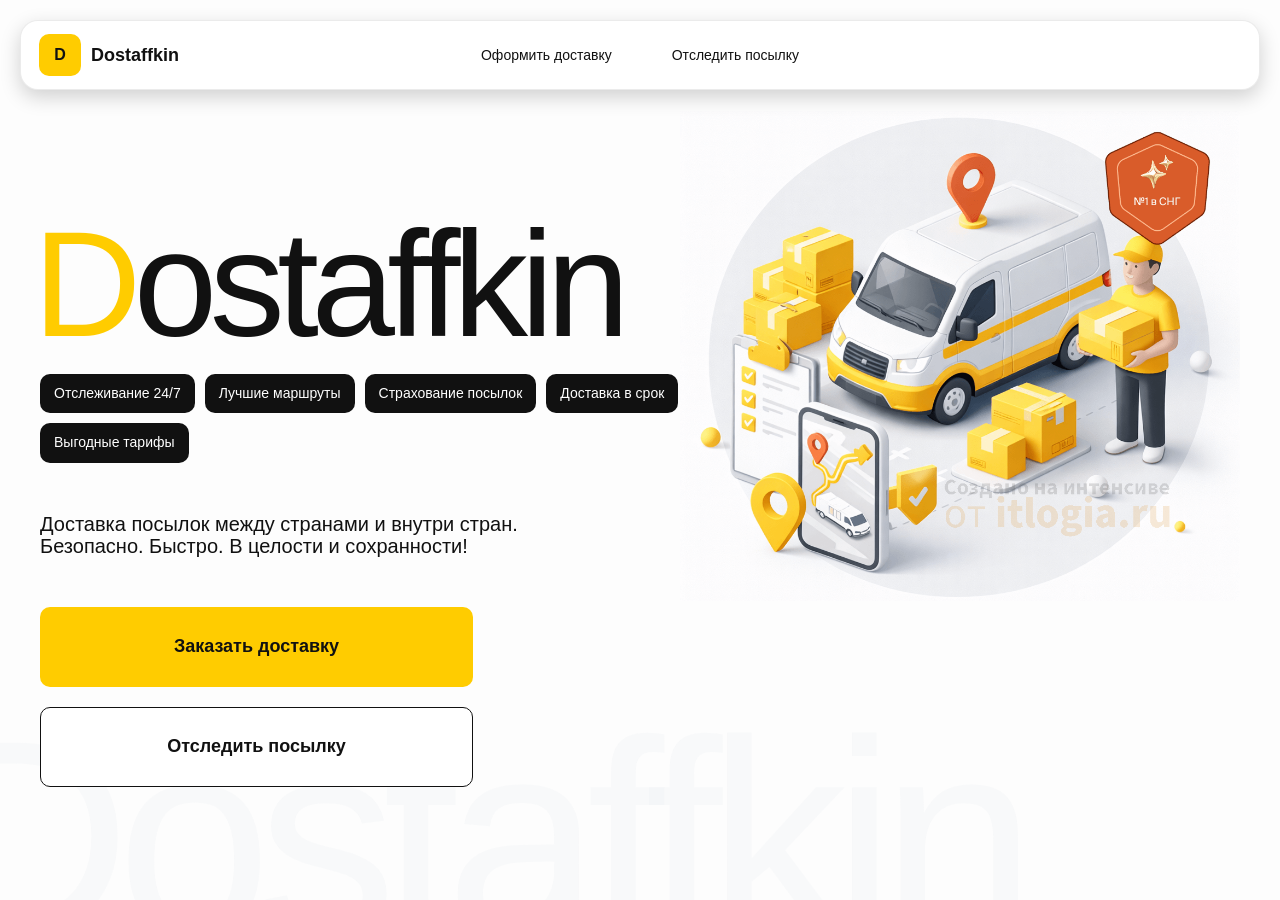
<file: index.html>
<!doctype html>
<html lang="ru">

<head>
    <meta charset="utf-8" />
    <meta name="viewport" content="width=device-width,initial-scale=1,maximum-scale=1,user-scalable=0" />
    <title>Dostaffkin — Доставка посылок между странами и внутри стран. Безопасно. Быстро. В целости и сохранности!
    </title>
    <link href="styles/base.css" rel="stylesheet" />
    <link href="styles/base_adaptive.css" rel="stylesheet" />
    <link href="styles/index.css" rel="stylesheet" />
    <link href="styles/index_adaptive.css" rel="stylesheet" />
</head>

<body>

    <div class="container">
        <header class="header">
            <a class="header-brand" href="#">
                <div class="header-logo">D</div>
                <div class="header-title">Dostaffkin</div>
            </a>
            <nav class="header-menu">
                <a class="header-link" href="./order.html">Оформить <span>доставку</span></a>
                <a class="header-link" href="./track.html">Отследить <span>посылку</span></a>
            </nav>
        </header>
        <main class="main">
            <section class="main-info">
                <div class="main-title">
                    <span>D</span>ostaffkin
                </div>
                <div class="main-features">
                    <div class="main-feature">Отслеживание 24/7</div>
                    <div class="main-feature">Лучшие маршруты</div>
                    <div class="main-feature">Страхование посылок</div>
                    <div class="main-feature">Доставка в срок</div>
                    <div class="main-feature">Выгодные тарифы</div>
                </div>
                <div class="main-description">
                    Доставка посылок между странами и внутри стран.
                    Безопасно. Быстро. В целости и сохранности!
                </div>
                <div class="main-actions">
                    <a class="button" type="button" href="./order.html">Заказать доставку</a>
                    <a class="button button-white" type="button" href="./track.html">Отследить посылку</a>
                </div>
            </section>
            <div class="main-title-ghost">Dostaffkin</div>
            <section class="main-image">
                <img src="images/main-image.png" alt="Main image" />
            </section>
        </main>

    </div>
</body>

</html>
</file>
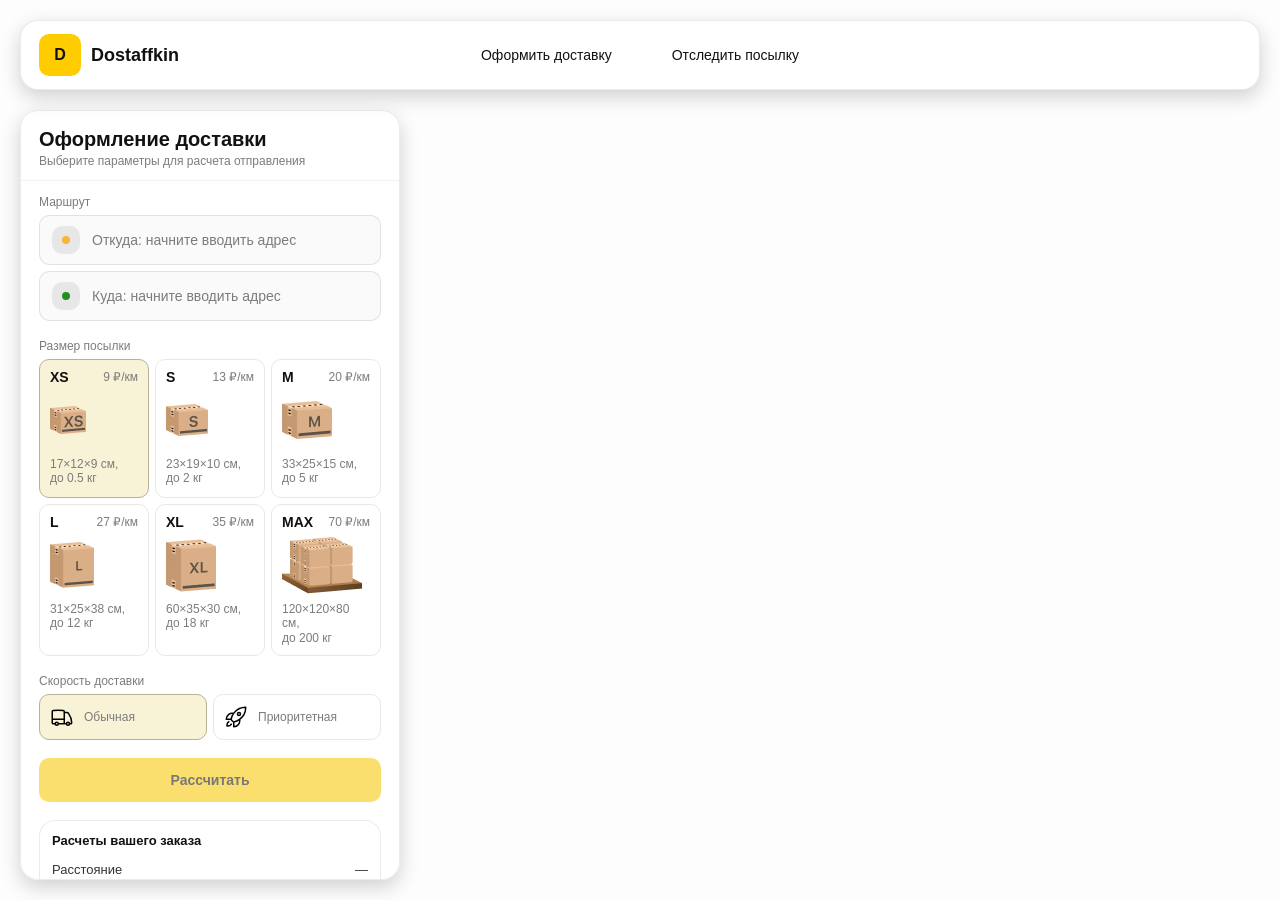
<file: order.html>
<!doctype html>
<html lang="ru">

<head>
    <meta charset="utf-8" />
    <meta name="viewport" content="width=device-width,initial-scale=1,maximum-scale=1,user-scalable=0" />
    <title>Оформление доставки</title>

    <link rel="stylesheet" href="styles/base.css" />
    <link rel="stylesheet" href="styles/base_adaptive.css" />

    <link rel="stylesheet" href="styles/order.css" />
    <link rel="stylesheet" href="styles/order_adaptive.css" />

    <script
        src="https://api-maps.yandex.ru/2.1/?lang=ru_RU&apikey=a16bdf0b-142a-4605-a333-c33d8926f619&suggest_apikey=3250c8a4-36e9-483a-9e29-48684d2e194c"
        type="text/javascript"></script>
</head>

<body>
    <div id="map"></div>

    <header class="header">
        <a class="header-brand" href="./index.html">
            <div class="header-logo">D</div>
            <div class="header-title">Dostaffkin</div>
        </a>
        <nav class="header-menu">
            <a class="header-link" href="#">Оформить <span>доставку</span></a>
            <a class="header-link" href="./track.html">Отследить <span>посылку</span></a>
        </nav>
    </header>

    <aside class="main" id="sidebar">

        <div class="main-header">
            <div class="main-title">Оформление доставки</div>
            <div class="main-text">Выберите параметры для расчета отправления</div>
        </div>
        <div class="main-content">
            <div class="main-route">
                <div class="main-block-title">Маршрут</div>
                <div class="main-fields">
                    <div class="main-field" id="fromField">
                        <div class="main-pin"></div>
                        <input id="from" placeholder="Откуда: начните вводить адрес" autocomplete="off" />
                        <div class="main-ac" id="fromAc" role="listbox" aria-label="Подсказки адресов"></div>
                    </div>

                    <div class="main-field" id="toField">
                        <div class="main-pin"></div>
                        <input id="to" placeholder="Куда: начните вводить адрес" autocomplete="off" />
                        <div class="main-ac" id="toAc" role="listbox" aria-label="Подсказки адресов"></div>
                    </div>
                </div>
            </div>
            <div class="main-package">
                <div class="main-block-title">Размер посылки</div>

                <div class="main-sizes">
                    <div class="main-size-card is-active" data-value="xs">
                        <div class="main-size-top">
                            <div class="main-size-label">XS</div>
                            <div class="main-size-rate">9 ₽/км</div>
                        </div>
                        <div class="main-size-media">
                            <img src="images/sizes/xs.png" alt="Короб XS" />
                        </div>
                        <div class="main-size-description">17×12×9 см,<br>до 0.5 кг</div>
                    </div>

                    <div class="main-size-card" data-value="s">
                        <div class="main-size-top">
                            <div class="main-size-label">S</div>
                            <div class="main-size-rate">13 ₽/км</div>
                        </div>
                        <div class="main-size-media">
                            <img src="images/sizes/s.png" alt="Короб S" />
                        </div>
                        <div class="main-size-description">23×19×10 см,<br>до 2 кг</div>
                    </div>

                    <div class="main-size-card" data-value="m">
                        <div class="main-size-top">
                            <div class="main-size-label">M</div>
                            <div class="main-size-rate">20 ₽/км</div>
                        </div>
                        <div class="main-size-media">
                            <img src="images/sizes/m.png" alt="Короб M" />
                        </div>
                        <div class="main-size-description">33×25×15 см,<br>до 5 кг</div>
                    </div>

                    <div class="main-size-card" data-value="l">
                        <div class="main-size-top">
                            <div class="main-size-label">L</div>
                            <div class="main-size-rate">27 ₽/км</div>
                        </div>
                        <div class="main-size-media">
                            <img src="images/sizes/l.png" alt="Короб L" />
                        </div>
                        <div class="main-size-description">31×25×38 см,<br>до 12 кг</div>
                    </div>

                    <div class="main-size-card" data-value="xl">
                        <div class="main-size-top">
                            <div class="main-size-label">XL</div>
                            <div class="main-size-rate">35 ₽/км</div>
                        </div>
                        <div class="main-size-media">
                            <img src="images/sizes/xl.png" alt="Короб XL" />
                        </div>
                        <div class="main-size-description">60×35×30 см,<br>до 18 кг</div>
                    </div>

                    <div class="main-size-card" data-value="max">
                        <div class="main-size-top">
                            <div class="main-size-label">MAX</div>
                            <div class="main-size-rate">70 ₽/км</div>
                        </div>
                        <div class="main-size-media main-size-media-palleta">
                            <img src="images/sizes/max.png" alt="Паллета" />
                        </div>
                        <div class="main-size-description">120×120×80 см,<br>до 200 кг</div>
                    </div>
                </div>
            </div>


            <div class="main-speed">
                <div class="main-block-title">Скорость доставки</div>

                <div class="main-speeds">
                    <div class="main-speed-card is-active" data-value="regular">
                        <img class="main-speed-media" src="images/icons/regular.svg" alt="Regular" />
                        <div class="main-speed-description">Обычная</div>
                    </div>
                    <div class="main-speed-card" data-value="fast">
                        <img class="main-speed-media" src="images/icons/fast.svg" alt="Fast" />
                        <div class="main-speed-description">Приоритетная</div>
                    </div>

                </div>
            </div>

            <div class="main-calculate-block">
                <button id="calc" class="button calculate-button" type="button" disabled>Рассчитать</button>
            </div>
            <div class="main-result" id="result">
                <div class="main-result-title">Расчеты вашего заказа</div>
                <div class="main-result-lines">
                    <div class="main-result-line"><span>Расстояние</span><span id="distanceValue">—</span></div>
                    <div class="main-result-line"><span>Доставим через</span><span id="durationValue">—</span></div>
                    <div class="main-result-line"><span>Тариф</span><span id="rateValue">—</span></div>
                </div>
                <div class="main-price">
                    <div class="main-price-label">Итого</div>
                    <div class="main-price-value" id="totalValue">—</div>
                </div>
            </div>
            <div class="main-order-box">
                <div class="main-order-form" id="orderForm">
                    <div class="main-order-title">Оформление доставки</div>
                    <div class="main-block-info-row">
                        <div class="main-block-title">Контакты</div>
                        <div class="order-fields">
                            <div class="main-field">
                                <input id="customerName" placeholder="Ваше имя" autocomplete="off" />
                            </div>
                            <div class="main-field">
                                <input id="customerPhone" placeholder="Ваш телефон" autocomplete="off"
                                    inputmode="tel" />
                            </div>
                        </div>
                    </div>
                    <div class="main-block-info-row extra-info">
                        <div class="main-block-title">Дополнительная информация</div>
                        <div class="main-field textarea">
                            <textarea id="comment" placeholder="Детали доставки и комментарии"></textarea>
                        </div>
                    </div>
                    <button id="submit" class="button main-submit-request" type="button" disabled>Отправить
                        заявку
                    </button>
                </div>

                <div class="main-order-success" id="orderSuccess">
                    <div class="main-success-icon">✓</div>
                    <div class="main-success-title">Заявка отправлена!</div>
                    <div class="main-success-title">Номер отправления – <span id="orderId"></span></div>
                    <div class="main-success-subtitle">Мы скоро свяжемся с вами</div>
                </div>
            </div>
        </div>
    </aside>

    <script src="scripts/order.js"></script>
</body>

</html>
</file>
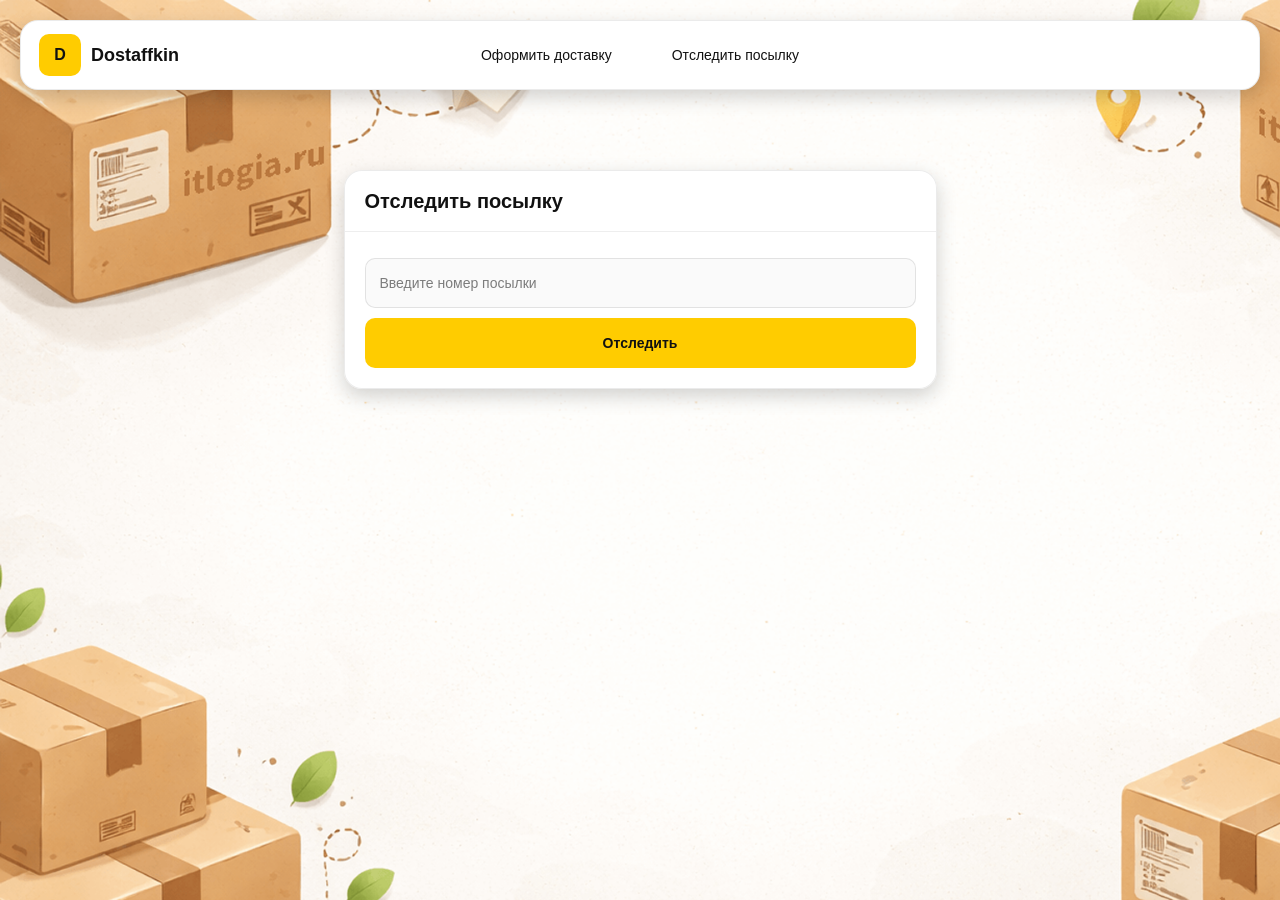
<file: track.html>
<!doctype html>
<html lang="ru">

<head>
    <meta charset="utf-8" />
    <meta name="viewport" content="width=device-width,initial-scale=1,maximum-scale=1,user-scalable=0" />
    <title>Отследить посылку</title>
    <link rel="stylesheet" href="styles/base.css" />
    <link rel="stylesheet" href="styles/base_adaptive.css" />

    <link rel="stylesheet" href="styles/track.css" />
    <link rel="stylesheet" href="styles/track_adaptive.css" />
</head>

<body>

    <div class="container">

        <header class="header">
            <a class="header-brand" href="./index.html">
                <div class="header-logo">D</div>
                <div class="header-title">Dostaffkin</div>
            </a>
            <nav class="header-menu">
                <a class="header-link" href="./order.html">Оформить <span>доставку</span></a>
                <a class="header-link" href="#">Отследить <span>посылку</span></a>
            </nav>
        </header>
        <main class="track-content">

            <section class="track-card track-search">
                <div class="track-title">Отследить посылку</div>
                <div class="track-action">
                    <div class="main-field track-field">
                        <input id="trackNumber" placeholder="Введите номер посылки" autocomplete="off" />
                    </div>
                    <button id="trackButton" class="button track-button" type="button">Отследить</button>
                </div>
            </section>
            <section class="track-card track-result" id="trackResult">
                <div class="track-result-header">
                    <div class="track-id" id="trackIdValue"></div>
                    <div class="track-routes">
                        <div class="track-route">
                            <div class="track-route-pin">
                                <svg xmlns="http://www.w3.org/2000/svg" fill="none" viewBox="0 0 24 24"
                                    stroke-width="1.5" stroke="orange" class="size-6">
                                    <path stroke-linecap="round" stroke-linejoin="round"
                                        d="M15 10.5a3 3 0 1 1-6 0 3 3 0 0 1 6 0Z" />
                                    <path stroke-linecap="round" stroke-linejoin="round"
                                        d="M19.5 10.5c0 7.142-7.5 11.25-7.5 11.25S4.5 17.642 4.5 10.5a7.5 7.5 0 1 1 15 0Z" />
                                </svg>
                            </div>
                            <div class="track-route-address" id="trackFromValue">
                                Откуда: Москва, улица Арбат, 1
                            </div>
                        </div>
                        <div class="track-route track-route-arrow">
                            <svg xmlns="http://www.w3.org/2000/svg" fill="none" viewBox="0 0 24 24" stroke-width="1.5"
                                stroke="currentColor" class="size-6">
                                <path stroke-linecap="round" stroke-linejoin="round"
                                    d="M19.5 13.5 12 21m0 0-7.5-7.5M12 21V3" />
                            </svg>
                        </div>
                        <div class="track-route">
                            <div class="track-route-pin">
                                <svg xmlns="http://www.w3.org/2000/svg" fill="none" viewBox="0 0 24 24"
                                    stroke-width="1.5" stroke="green" class="size-6">
                                    <path stroke-linecap="round" stroke-linejoin="round"
                                        d="M15 10.5a3 3 0 1 1-6 0 3 3 0 0 1 6 0Z" />
                                    <path stroke-linecap="round" stroke-linejoin="round"
                                        d="M19.5 10.5c0 7.142-7.5 11.25-7.5 11.25S4.5 17.642 4.5 10.5a7.5 7.5 0 1 1 15 0Z" />
                                </svg>
                            </div>
                            <div class="track-route-address" id="trackToValue">
                                Куда: Минск, проспект Независимости, 58
                            </div>
                        </div>
                    </div>
                </div>
                <div class="track-info">
                    <div class="track-status-title">Статус данной посылки:</div>
                    <div class="track-status-list" id="trackStatusList">

                    </div>
                </div>
            </section>
        </main>
    </div>

    <script src="scripts/track.js"></script>
</body>

</html>
</file>
<file: styles/base.css>
*,
*::before,
*::after {
    box-sizing: border-box;

    @font-face {
        font-family: "Roboto";
        src: url("../fonts/Roboto-Regular.ttf");
        font-weight: normal;
    }

    @font-face {
        font-family: "Roboto";
        src: url("../fonts/Roboto-Bold.ttf");
        font-weight: bold;
    }

    @font-face {
        font-family: "Roboto";
        src: url("../fonts/Roboto-Medium.ttf");
        font-weight: 500;
    }
}

html,
body {
    margin: 0;
    color: #111111;
    font-family: "Roboto", sans-serif;
}

body {
    background: #FDFDFD;
}

.header {
    border-radius: 18px;
    box-shadow: 0 7px 20px 0 #0000002E;
    background: #ffffff;
}

.header {
    border-radius: 18px;
    box-shadow: 0 7px 20px 0 #0000002E;
    backdrop-filter: blur(10px);
    background: #ffffff;
    left: 20px;
    border: 1px solid rgba(0, 0, 0, 0.08);
    position: fixed;
    right: 20px;
    top: 20px;
    padding: 14px 18px;
    height: 70px;
    display: flex;
    align-items: center;
    z-index: 6;
}

.header-brand {
    display: flex;
    align-items: center;
    text-decoration: none;
    gap: 10px;
}

.header-logo {
    width: 42px;
    height: 42px;
    border-radius: 10px;
    background: #FFCC00;
    display: grid;
    place-items: center;
    font-weight: bold;
    color: #111;
}

.header-title {
    font-size: 18px;
    font-weight: bold;
    color: #111111;
    text-decoration: none;
}

.header-menu {
    display: flex;
    align-items: center;
    gap: 60px;
    margin: 0;
    position: absolute;
    left: 50%;
    transform: translateX(-50%);
}

.header-link {
    font-size: 14px;
    color: #111111;
    text-decoration: none;
}

.button {
    border: 0;
    outline: none;
    height: 44px;
    border-radius: 10px;
    font-size: 14px;
    font-weight: bold;
    cursor: pointer;
    font-family: inherit;
    transition: transform .08s ease, opacity .12s ease;
    background: #ffcc00;
    color: #111111;
    text-align: center;
    text-decoration: none;
}

.button:hover {
    background-color: #E5BC19;
}

.button:disabled {
    cursor: not-allowed;
    background-color: #FADE6E;
    color: #787878;
    transform: none;
}

.button.button-white {
    background: #ffffff;
    border: 1px solid #111111;
}

.button.button-white:hover {
    background: rgb(241 241 241);
}

.main-field {
    display: flex;
    align-items: center;
    margin-top: 6px;
    gap: 10px;
    border: 1px solid #1111111A;
    background: #FAFAFA;
    border-radius: 10px;
    padding: 10px 12px;
    position: relative;
    box-sizing: border-box;
    height: 50px;
}

.main-field.textarea {
    height: auto;
}

.main-pin {
    width: 28px;
    height: 28px;
    border-radius: 10px;
    background: rgba(17, 17, 17, 0.08);
    display: grid;
    place-items: center;
    flex: 0 0 auto;
    position: relative;
}

.main-pin::before {
    content: "";
    width: 8px;
    height: 8px;
    border-radius: 999px;
    background: orange;
    opacity: .75;
    display: block;
}

.main-field:last-child .main-pin::before {
    background: green;
    opacity: .85;
}

input,
textarea {
    width: 100%;
    border: 0;
    outline: none;
    background: transparent;
    font-size: 14px;
    color: #111111;
    font-family: inherit;
}

textarea {
    resize: vertical;
    min-height: 72px;
    padding: 2px 0;
}

input::placeholder,
textarea::placeholder {
    color: #7C7C7C;
}

.main-field:focus-within {
    border-color: rgba(0, 0, 0, 0.20);
    box-shadow: 0 0 0 4px rgba(255, 204, 0, 0.35);
    background: rgba(255, 255, 255, 0.75);
}
</file>
<file: styles/base_adaptive.css>
@media (max-width: 767px) {
    .header {
        left: 10px;
        right: 10px;
        top: 10px;
    }

    .header-link span {
        display: none;
    }

    .header-menu {
        gap: 20px;
        justify-content: flex-start;
        margin: 0 0 0 30px;
        position: static;
        transform: none;
    }
}

@media (max-width: 420px) {
    .header-title {
        display: none;
    }
}

@media (max-width: 374px) {
    .header-menu {
        gap: 10px;
        margin: 0 0 0 10px;
    }
}
</file>
<file: styles/index.css>
.container {
    overflow: hidden;
    min-height: 100vh;
}

.main {
    padding: 111px 40px 40px;
    position: relative;
    display: flex;
}

.main-info {
    max-width: 840px;
    width: 100%;
    position: relative;
}

.main-title {
    margin-top: 98px;
    font-weight: 500;
    font-size: 200px;
    line-height: 1;
    letter-spacing: -0.05em;
    color: #111111;
    left: -15px;
    position: relative;
}

.main-title span {
    color: #ffcc00;
}

.main-features {
    margin-top: 15px;
    display: flex;
    flex-wrap: wrap;
    gap: 10px;
}

.main-feature {
    background: #111111;
    color: #ffffff;
    padding: 12px 14px;
    font-weight: 500;
    font-size: 14px;
    line-height: 1.1;
    border-radius: 10px;
}

.main-description {
    margin-top: 50px;
    max-width: 500px;
    font-size: 20px;
    line-height: 1.1;
    color: #111111;
}

.main-actions {
    margin-top: 50px;
    display: flex;
    flex-direction: column;
    gap: 20px;
}

.main-actions .button {
    height: 80px;
    width: 433px;
    font-size: 18px;
    font-weight: bold;
    place-items: center;
    display: grid;
}

.main-title-ghost {
    position: absolute;
    z-index: -1;
    left: -70px;
    bottom: -150px;
    font-weight: 500;
    font-size: 278px;
    line-height: 1;
    letter-spacing: -0.05em;
    color: #ECEDF04D;
}

.main-image {
    width: 1024px;
    top: 100px;
    z-index: -2;
}

.main-image img {
    width: 100%;
    max-width: 1024px;
    height: auto;
    display: block;
}
</file>
<file: styles/index_adaptive.css>
@media (max-width: 1760px) {
    .main-title {
        font-size: 150px;
        left: -7px;
    }

    .main-info {
        max-width: 640px;
    }
}

@media (max-width: 1200px) {
    .main-info {
        max-width: 540px;
    }

    .main {
        padding: 111px 20px 20px;
    }

    .main-title {
        font-size: 120px;
        left: -4px;
    }

    .main-title-ghost {
        font-size: 220px;
    }
}

@media (max-width: 1024px) {
    .main-title {
        margin-top: 30px;
    }

    .main {
        flex-direction: column-reverse;
    }

    .main-image {
        max-width: 350px;
        position: absolute;
        left: 370px;
        top: 370px;
    }

    .main-info {
        max-width: 100%;
    }

    .main-actions {
        gap: 10px;
    }

    .main-actions .button {
        height: 50px;
        font-size: 14px;
        width: auto;
        max-width: 300px;
    }

    .main-description {
        max-width: 350px;
    }
}

@media (max-width: 570px) {
    .main-title {
        font-size: 88px;
    }

    .main-description {
        max-width: 100%
    }

    .main-actions {
        width: 100%;
    }

    .main-actions .button {
        width: 100%;
        max-width: 100%
    }

    .main-image {
        max-width: 650px;
        position: absolute;
        left: 170px;
        top: 70px;
        opacity: 0.2;
    }
}

@media (max-width: 400px) {
    .main-title {
        font-size: 70px;
    }
}
</file>
<file: styles/order.css>
#map {
    position: fixed;
    inset: 0;
}

.main {
    border-radius: 18px;
    box-shadow: 0 7px 20px 0 #0000002E;
    backdrop-filter: blur(10px);
    background: rgba(255, 255, 255, 0.96);
    left: 20px;
    border: 1px solid rgba(0, 0, 0, 0.08);
    position: fixed;
    top: 110px;
    bottom: 20px;
    width: 380px;
    display: flex;
    flex-direction: column;
    overflow: hidden;
    z-index: 5;
}

.main-header {
    padding: 18px 18px 12px 18px;
    border-bottom: 1px solid rgba(0, 0, 0, 0.06);
    display: flex;
    flex-direction: column;
}

.main-title {
    font-size: 20px;
    line-height: 100%;
    font-weight: bold;
}

.main-text {
    font-size: 12px;
    margin-top: 5px;
    color: #7C7C7C;
}

.main-content {
    padding: 14px 18px 18px 18px;
    overflow: auto;
    scrollbar-width: none;
    display: flex;
    flex-direction: column;
    gap: 18px;
    flex: 1;
}

.main-block-title {
    font-size: 12px;
    color: #7C7C7C;
}

.main-route .main-block-title,
.main-package .main-block-title {
    margin-bottom: 6px;
}

.main-sizes {
    display: grid;
    gap: 6px;
    grid-template-columns: repeat(3, 1fr);
}

.main-size-card {
    border: 1px solid #E8E8E7;
    background: #FFFFFF;
    border-radius: 10px;
    padding: 10px;
    cursor: pointer;
    user-select: none;
    transition: transform .08s ease, border-color .12s ease, background .12s ease;
    min-height: 139px;
}

.main-size-card:hover {
    transform: translateY(-1px);
}

.main-size-card.is-active {
    background-color: #F8F2D6;
    border-color: #B7B196;
}

.main-size-top {
    display: flex;
    align-items: center;
    justify-content: space-between;
}

.main-size-label {
    font-weight: bold;
    font-size: 14px;
    color: #111111;
    line-height: 100%;
}

.main-size-rate {
    font-size: 12px;
    color: #7C7C7C;
    line-height: 100%;
}

.main-size-media {
    margin-top: 8px;
    height: 57px;
}

.main-size-description {
    margin-top: 8px;
    font-size: 12px;
    color: #7C7C7C;
    line-height: 1.2;
}

.calculate-button {
    width: 100%;
}

.main-result {
    border: 1px solid rgba(0, 0, 0, 0.08);
    background: rgba(255, 255, 255, 0.75);
    border-radius: 16px;
    padding: 12px;
    line-height: 1.25;
}

.main-result-title {
    font-weight: bold;
    font-size: 13px;
    color: #111111;
    margin-bottom: 13px;
}

.main-result-lines {
    gap: 8px;
    display: flex;
    flex-direction: column;
}

.main-result-line {
    font-size: 13px;
    color: rgba(17, 17, 17, 0.85);
    display: flex;
    justify-content: space-between;
}

.main-price {
    margin-top: 18px;
    padding-top: 10px;
    border-top: 1px dashed rgba(0, 0, 0, 0.12);
    display: flex;
    align-items: baseline;
    justify-content: space-between;
}

.main-price-label {
    font-size: 12px;
    color: rgba(17, 17, 17, 0.55);
}

.main-price-value {
    font-size: 20px;
    font-weight: bold;
    color: #111111;
    letter-spacing: -0.3px;
}

.main-order-box {
    background: #ffffff;
    border: 1px solid #E8E8E7;
    border-radius: 10px;
    padding: 12px;
}

.main-order-title {
    margin-bottom: 8px;
    font-weight: bold;
    font-size: 14px;
    color: #111111;
}

.main-block-info {
    display: flex;
    flex-direction: column;
    gap: 6px;
}

.order-fields {
    display: grid;
    grid-template-columns: 1fr 1fr;
    column-gap: 10px;
    margin-top: 6px;
}

.main-block-info-row.extra-info {
    display: block;
    margin-top: 13px;
}

.main-submit-request {
    width: 100%;
    margin-top: 6px;
}

.main-order-success {
    display: none;
    text-align: center;
    padding: 22px 12px;
    gap: 12px;
}

.main-order-success.is-visible {
    display: flex;
    flex-direction: column;
    align-items: center;
}

.main-success-icon {
    width: 56px;
    height: 56px;
    border-radius: 50%;
    background: #16a34a;
    color: #ffffff;
    display: grid;
    place-items: center;
    font-size: 30px;
}

.main-success-title {
    font-size: 14px;
    font-weight: bold;
    color: #111111;
}

.main-success-subtitle {
    font-size: 12px;
    color: rgba(17, 17, 17, 0.55);
    line-height: 1.3;
}

.main-speed .main-block-title {
    margin-bottom: 6px;
}

.main-speeds {
    display: grid;
    gap: 6px;
    grid-template-columns: repeat(2, 1fr);
}

.main-speed-card {
    border: 1px solid #E8E8E7;
    background: #FFFFFF;
    border-radius: 10px;
    padding: 10px;
    cursor: pointer;
    user-select: none;
    transition: transform .08s ease, border-color .12s ease, background .12s ease;
    display: flex;
    align-items: center;
    gap: 10px;
}

.main-speed-card:hover {
    transform: translateY(-1px);
}

.main-speed-card.is-active {
    background-color: #F8F2D6;
    border-color: #B7B196;
}

.main-speed-description {
    font-size: 12px;
    color: #7C7C7C;
    line-height: 1.2;
}
</file>
<file: styles/order_adaptive.css>
@media (max-width: 767px) {
    .main {
        left: 10px;
        right: 10px;
        top: 50%;
        bottom: 12px;
        width: auto;
        max-width: none;
    }
}

@media (max-width: 420px) {
    .main-sizes {
        grid-template-columns: repeat(2, 1fr);
    }
}
</file>
<file: styles/track.css>
.container {
    background: #F4F4F4 url("../images/track-bg.png");
    background-size: cover;
    min-height: 100vh;
    padding: 170px 0 50px 0;
}

.track-content {
    width: 593px;
    margin: 0 auto;
}

.track-card {
    width: 100%;
    border-radius: 18px;
    box-shadow: 0 7px 20px 0 #0000002E;
    backdrop-filter: blur(10px);
    background: rgba(255, 255, 255, 0.96);
    border: 1px solid rgba(0, 0, 0, 0.08);
}

.track-title {
    font-size: 20px;
    line-height: 100%;
    font-weight: bold;
    border-bottom: 1px solid #EEEEEE;
    padding: 20px;
}

.track-action {
    padding: 20px;
}

.track-button {
    width: 100%;
    height: 50px;
}

.track-field {
    margin-bottom: 10px;
}

.track-result {
    margin-top: 5px;
    display: none;
}

.track-result.is-visible {
    display: block;
}

.track-result-header {
    font-weight: bold;
    font-size: 14px;
    color: #111111;
    padding: 20px;
    border-bottom: 1px solid #EEEEEE;
}

.track-id {
    margin-bottom: 12px;
    font-size: 20px;
}

.track-routes {
    display: flex;
    flex-direction: column;
    gap: 10px;
    font-weight: normal;
}

.track-route {
    display: flex;
    align-items: center;
    gap: 10px;
}

.track-route-pin {
    width: 24px;
    height: 24px;
    flex-shrink: 0;
}

.track-route-arrow {
    padding: 15px 0;
    width: 24px;
    height: 24px;
}

.track-info {
    padding: 20px;
}

.track-status {
    display: flex;
    align-items: center;
    font-size: 12px;
    gap: 10px;
}

.track-status-title {
    font-size: 14px;
    color: #111111;
    margin-bottom: 20px;
}

.track-status-list {
    display: flex;
    flex-direction: column;
    gap: 15px;
}

.track-status-icon {
    width: 40px;
    height: 40px;
    border-radius: 50%;
    background: rgba(17, 17, 17, 0.08);
    display: grid;
    place-items: center;
    flex: 0 0 auto;
}

.track-status.created .track-status-icon {
    background-color: #F1CB00;
}

.track-status.in-way .track-status-icon {
    background-color: #F08A11;
}

.track-status.ready .track-status-icon {
    background-color: #A35D0A;
}

.track-status.done .track-status-icon {
    background-color: #37C93B;
}

.track-status-text {
    display: flex;
    align-items: center;
    justify-content: space-between;
    color: #111111;
    font-size: 12px;
    flex: 1;
}

.track-status-date {
    color: rgba(17, 17, 17, 0.55);
}
</file>
<file: styles/track_adaptive.css>
@media (max-width: 767px) {
    .container {
        padding: 130px 0 50px 0;
    }

    .track-content {
        width: 100%;
        padding-left: 10px;
        padding-right: 10px;
    }

    .track-result-header {
        padding: 20px;
    }
}
</file>
